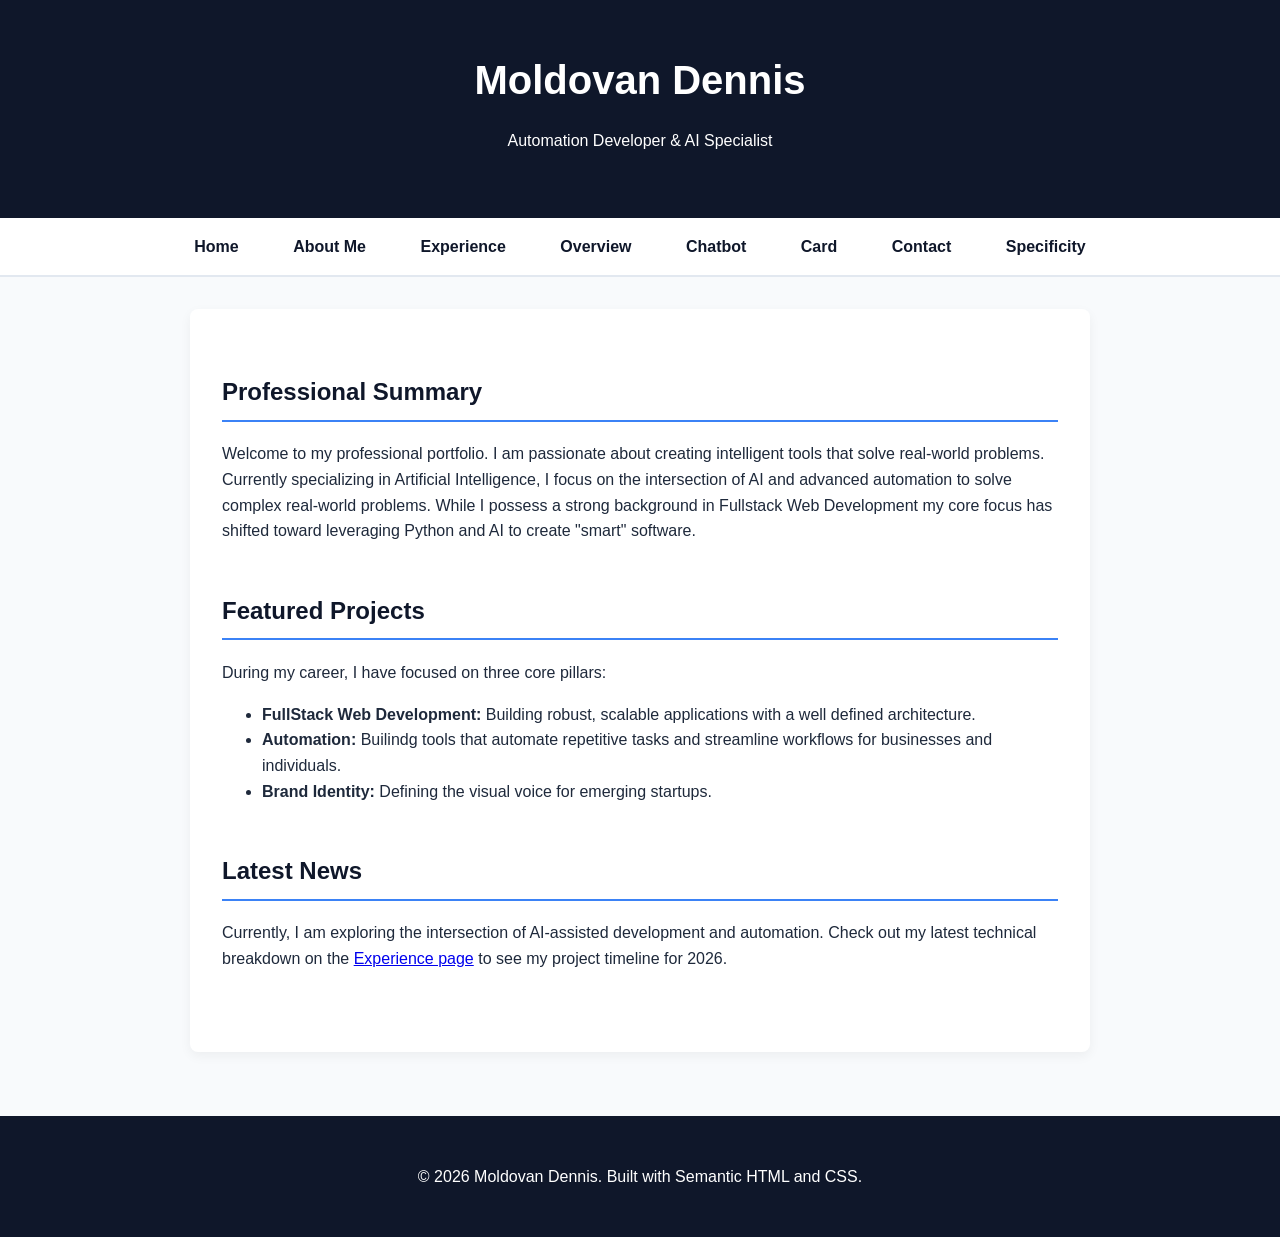
<file: index.html>
<!doctype html>
<html lang="en">
  <head>
    <meta charset="UTF-8" />
    <meta name="viewport" content="width=device-width, initial-scale=1.0" />
    <title>Personal Brand Portfolio | Home</title>
    <link rel="stylesheet" href="styles.css" />
  </head>
  <body>
    <a href="#main-content" class="skip-link">Skip to main content</a>

    <header>
      <h1>Moldovan Dennis</h1>
      <p>Automation Developer & AI Specialist</p>
    </header>

    <nav>
    <a href="index.html">Home</a>
    <a href="about.html">About Me</a>
    <a href="data.html">Experience</a>
    <a href="overview.html">Overview</a>
    <a href="chatbot.html">Chatbot</a>
    <a href="card.html">Card</a>
    <a href="contact.html">Contact</a>
    <a href="specificity.html">Specificity</a>
</nav>

    <main id="main-content">
      <section>
        <h2>Professional Summary</h2>
        <p>
          Welcome to my professional portfolio. I am passionate about creating
          intelligent tools that solve real-world problems. Currently
          specializing in Artificial Intelligence, I focus on the intersection
          of AI and advanced automation to solve complex real-world problems.
          While I possess a strong background in Fullstack Web Development my
          core focus has shifted toward leveraging Python and AI to create
          "smart" software.
        </p>
      </section>

      <section>
        <h2>Featured Projects</h2>
        <p>During my career, I have focused on three core pillars:</p>
        <ul>
          <li>
            <strong>FullStack Web Development:</strong> Building robust,
            scalable applications with a well defined architecture.
          </li>
          <li>
            <strong>Automation:</strong> Builindg tools that automate repetitive tasks and streamline workflows for businesses and individuals.
          </li>
          <li>
            <strong>Brand Identity:</strong> Defining the visual voice for
            emerging startups.
          </li>
        </ul>
      </section>

      <section>
        <h2>Latest News</h2>
        <p>
          Currently, I am exploring the intersection of AI-assisted development
          and automation. Check out my latest technical breakdown on the
          <a href="data.html">Experience page</a> to see my project timeline for
          2026.
        </p>
      </section>
    </main>

    <footer>
      <p>&copy; 2026 Moldovan Dennis. Built with Semantic HTML and CSS.</p>
    </footer>
  </body>
</html>
</file>
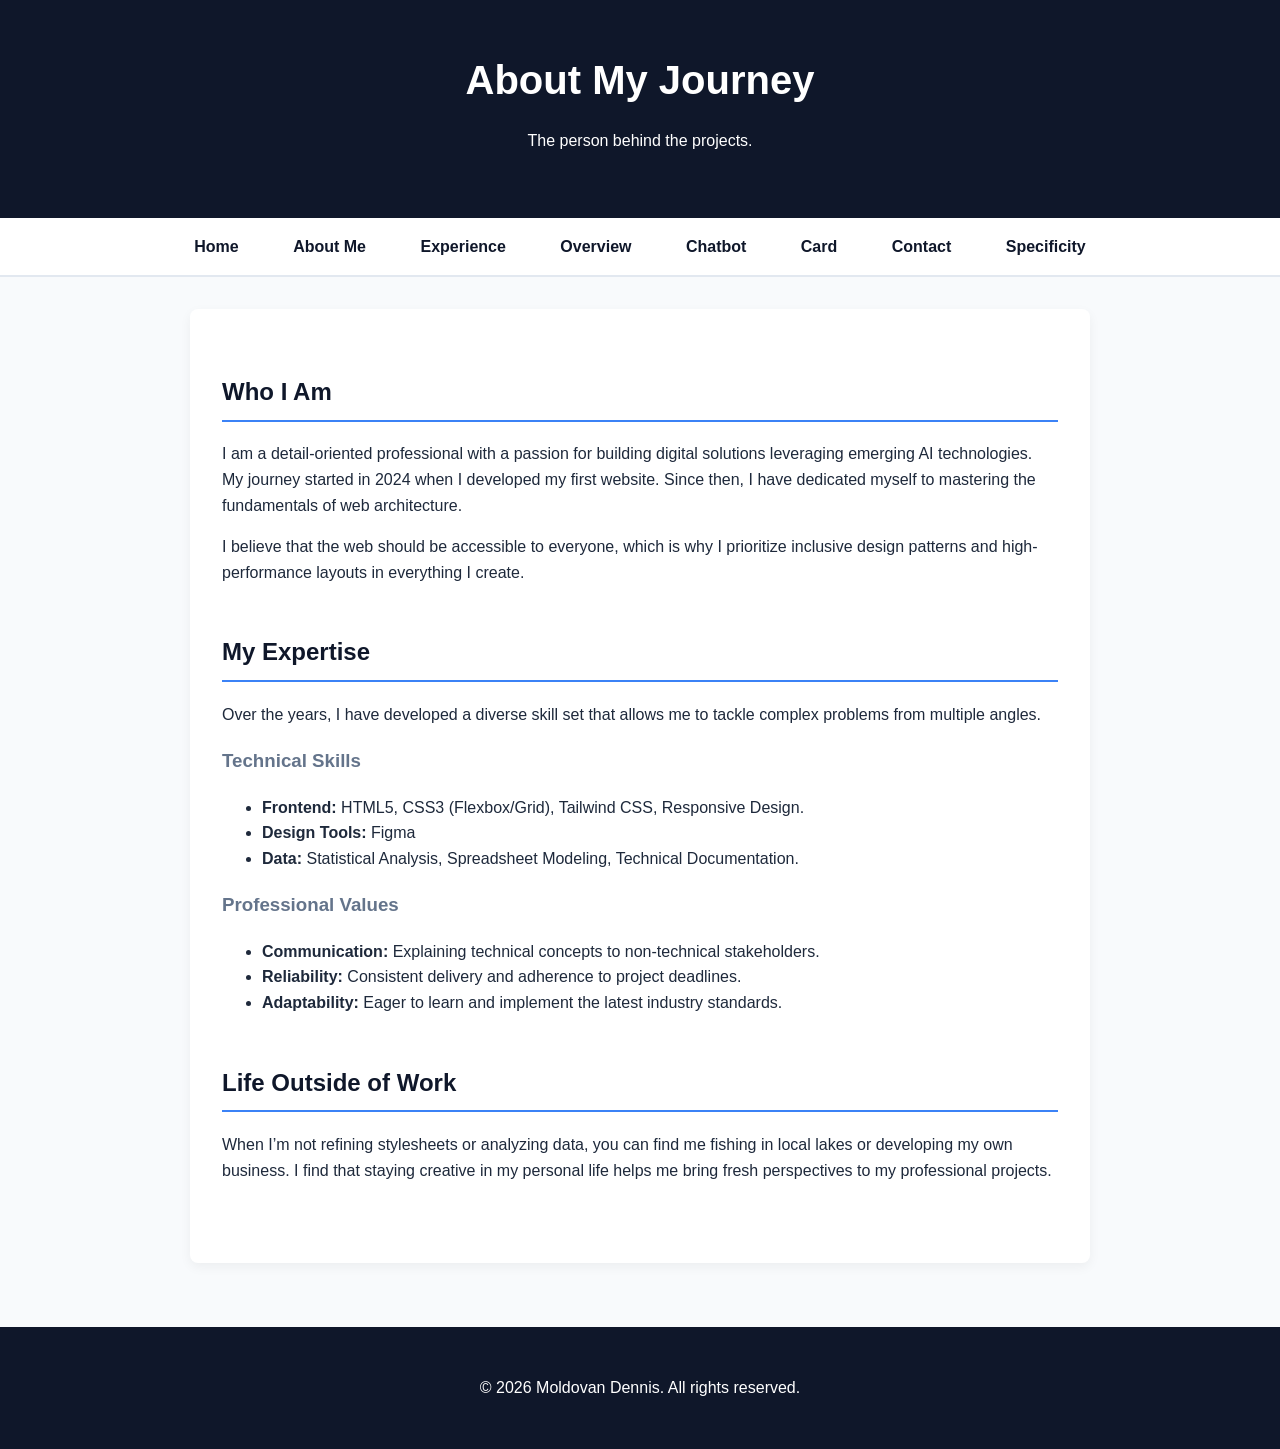
<file: about.html>
<!doctype html>
<html lang="en">
<head>
    <meta charset="UTF-8">
    <meta name="viewport" content="width=device-width, initial-scale=1.0">
    <title>About Me | Moldovan Dennis Portfolio</title>
    <link rel="stylesheet" href="styles.css">
</head>
<body>

    <a href="#main-content" class="skip-link">Skip to main content</a>

    <header>
        <h1>About My Journey</h1>
        <p>The person behind the projects.</p>
    </header>

    <nav>
    <a href="index.html">Home</a>
    <a href="about.html">About Me</a>
    <a href="data.html">Experience</a>
    <a href="overview.html">Overview</a>
    <a href="chatbot.html">Chatbot</a>
    <a href="card.html">Card</a>
    <a href="contact.html">Contact</a>
    <a href="specificity.html">Specificity</a>
</nav>

    <main id="main-content">
        <section>
            <h2>Who I Am</h2>
            <p>I am a detail-oriented professional with a passion for building digital solutions leveraging emerging AI technologies. My journey started in 2024 when I developed my first website. Since then, I have dedicated myself to mastering the fundamentals of web architecture.</p>
            <p>I believe that the web should be accessible to everyone, which is why I prioritize inclusive design patterns and high-performance layouts in everything I create.</p>
        </section>

        <section>
            <h2>My Expertise</h2>
            <p>Over the years, I have developed a diverse skill set that allows me to tackle complex problems from multiple angles.</p>
            
            <h3>Technical Skills</h3>
            <ul>
                <li><strong>Frontend:</strong> HTML5, CSS3 (Flexbox/Grid), Tailwind CSS, Responsive Design.</li>
                <li><strong>Design Tools:</strong> Figma</li>
                <li><strong>Data:</strong> Statistical Analysis, Spreadsheet Modeling, Technical Documentation.</li>
            </ul>

            <h3>Professional Values</h3>
            <ul>
                <li><strong>Communication:</strong> Explaining technical concepts to non-technical stakeholders.</li>
                <li><strong>Reliability:</strong> Consistent delivery and adherence to project deadlines.</li>
                <li><strong>Adaptability:</strong> Eager to learn and implement the latest industry standards.</li>
            </ul>
        </section>

        <section>
            <h2>Life Outside of Work</h2>
            <p>When I’m not refining stylesheets or analyzing data, you can find me fishing in local lakes or developing my own business. I find that staying creative in my personal life helps me bring fresh perspectives to my professional projects.</p>
        </section>
    </main>

    <footer>
        <p>&copy; 2026 Moldovan Dennis. All rights reserved.</p>
    </footer>

</body>
</html>
</file>
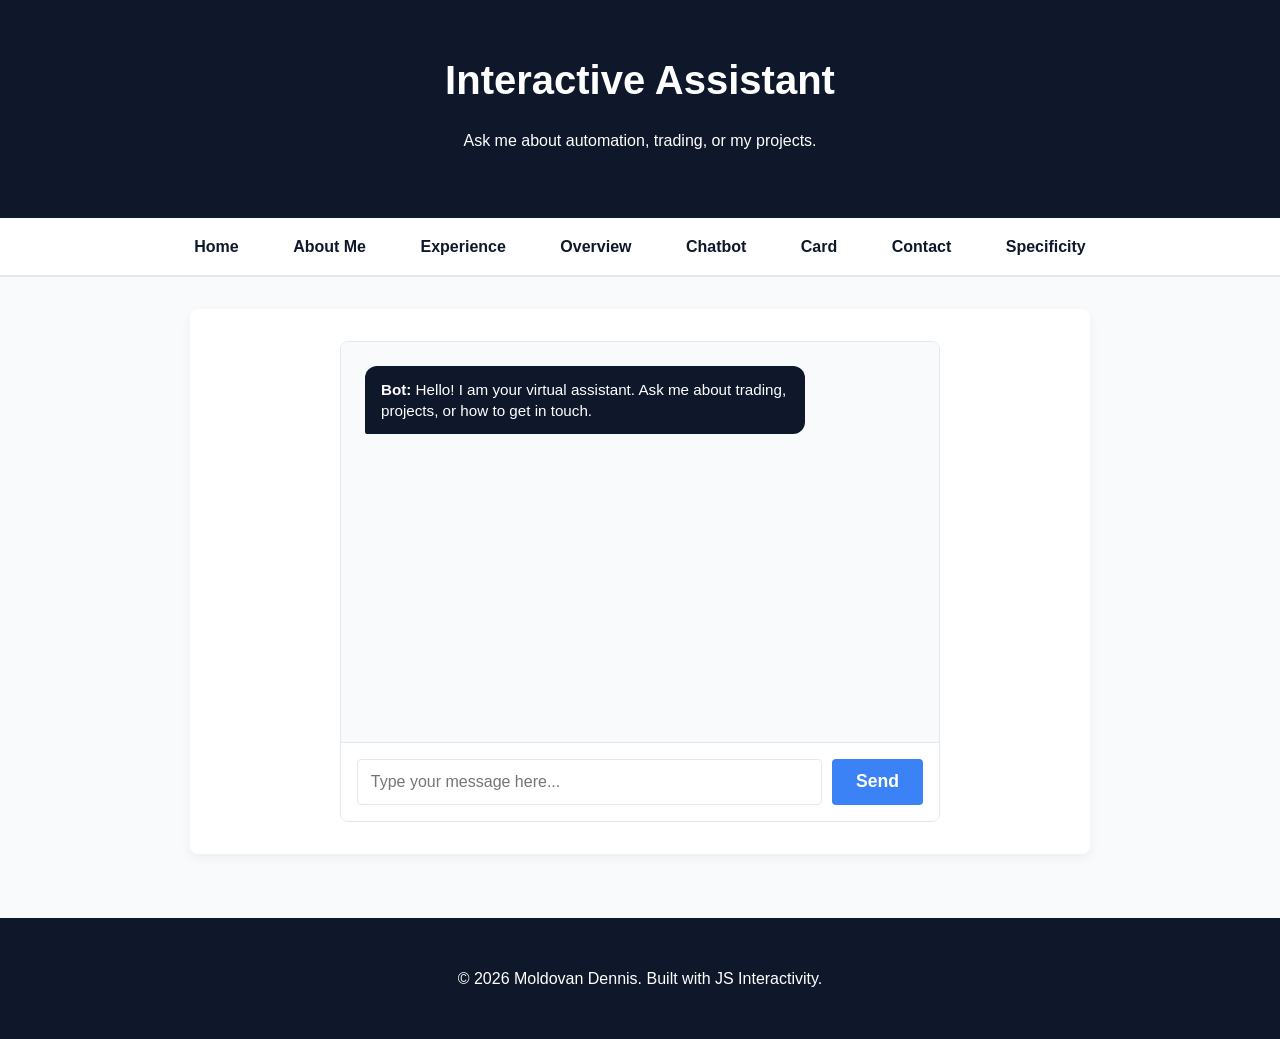
<file: chatbot.html>
<!doctype html>
<html lang="en">
<head>
    <meta charset="UTF-8">
    <meta name="viewport" content="width=device-width, initial-scale=1.0">
    <title>AI Assistant | Moldovan Dennis Portfolio</title>
    <link rel="stylesheet" href="styles.css">
    <link rel="stylesheet" href="chatbot.css">
</head>
<body>
    <a href="#main-content" class="skip-link">Skip to main content</a>

    <header>
        <h1>Interactive Assistant</h1>
        <p>Ask me about automation, trading, or my projects.</p>
    </header>

    <nav>
    <a href="index.html">Home</a>
    <a href="about.html">About Me</a>
    <a href="data.html">Experience</a>
    <a href="overview.html">Overview</a>
    <a href="chatbot.html">Chatbot</a>
    <a href="card.html">Card</a>
    <a href="contact.html">Contact</a>
    <a href="specificity.html">Specificity</a>
</nav>

    <main id="main-content">
        <section class="chat-container">
            <div id="chat-window">
                <div id="chat-messages">
                    <div class="message bot-msg">
                        <strong>Bot:</strong> Hello! I am your virtual assistant. Ask me about trading, projects, or how to get in touch.
                    </div>
                </div>
            </div>
            
            <form id="chat-form">
                <input type="text" id="user-input" placeholder="Type your message here..." required>
                <button type="submit">Send</button>
            </form>
        </section>
    </main>

    <footer>
        <p>&copy; 2026 Moldovan Dennis. Built with JS Interactivity.</p>
    </footer>

    <script src="chatbot.js"></script>
</body>
</html>
</file>
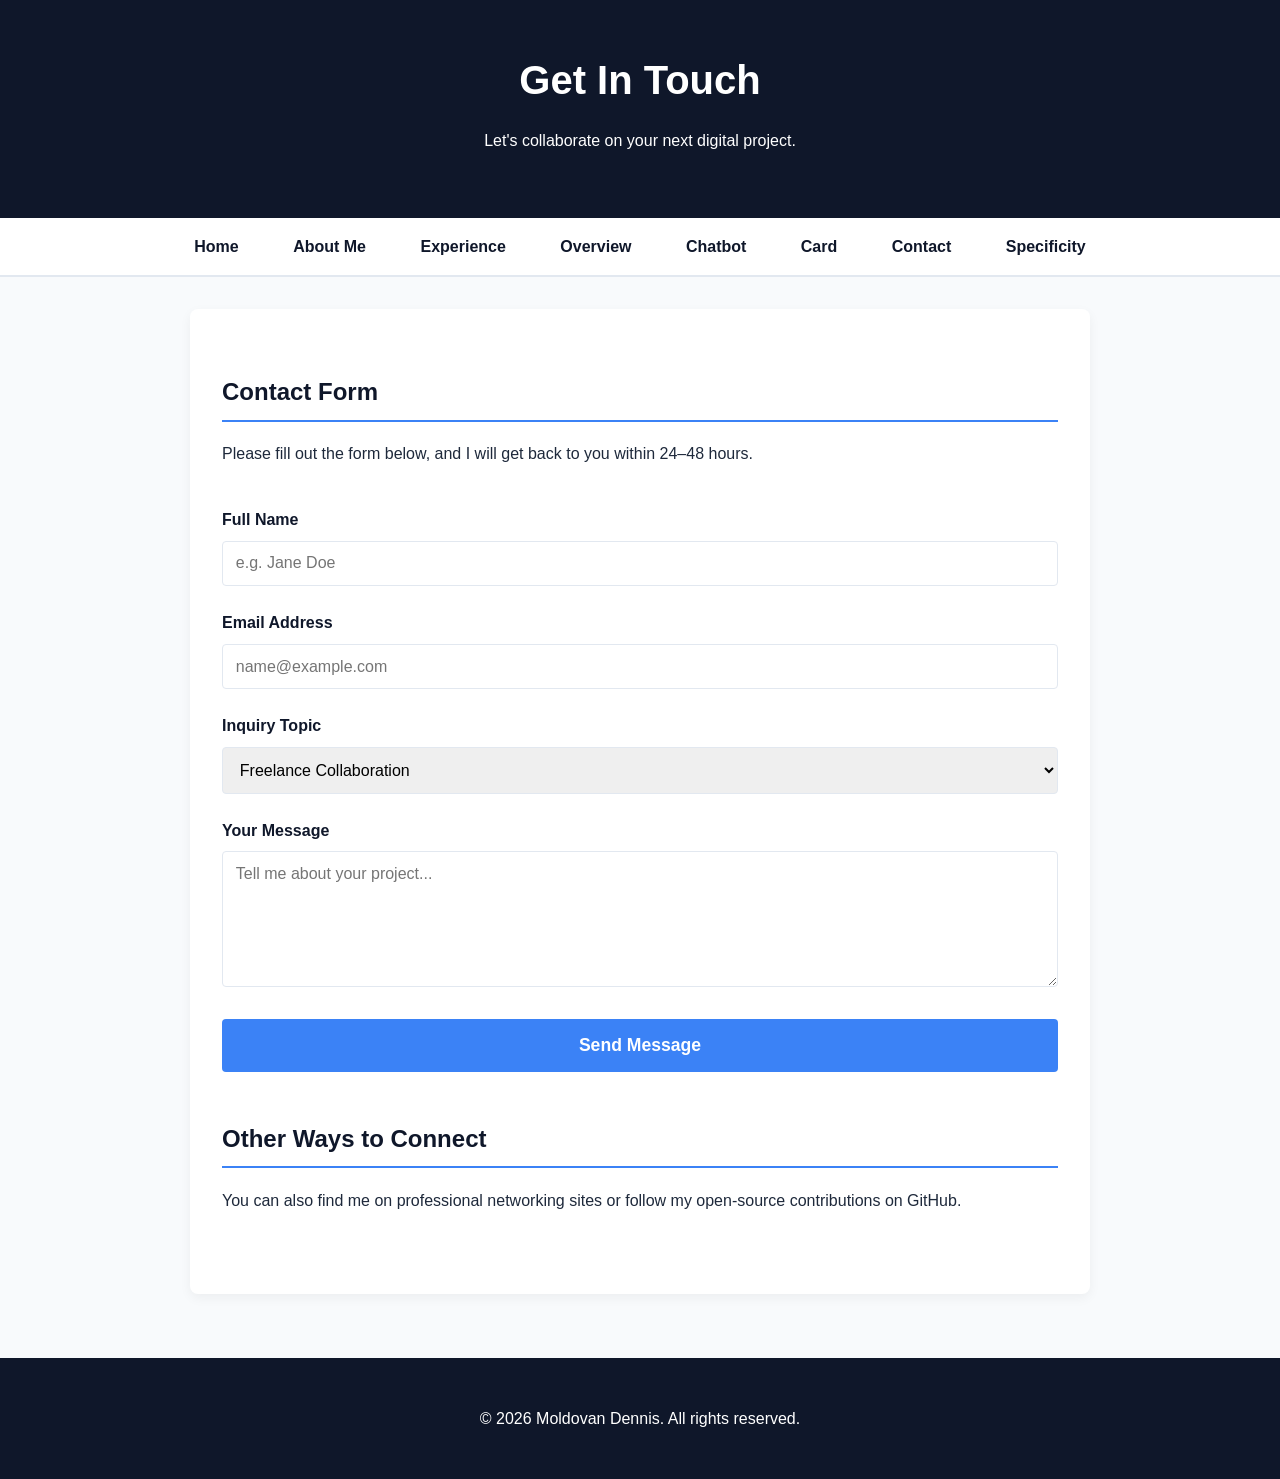
<file: contact.html>
<!doctype html>
<html lang="en">
<head>
    <meta charset="UTF-8">
    <meta name="viewport" content="width=device-width, initial-scale=1.0">
    <title>Contact Me | Moldovan Dennis Portfolio</title>
    <link rel="stylesheet" href="styles.css">
</head>
<body>

    <a href="#main-content" class="skip-link">Skip to main content</a>

    <header>
        <h1>Get In Touch</h1>
        <p>Let's collaborate on your next digital project.</p>
    </header>

    <nav>
    <a href="index.html">Home</a>
    <a href="about.html">About Me</a>
    <a href="data.html">Experience</a>
    <a href="overview.html">Overview</a>
    <a href="chatbot.html">Chatbot</a>
    <a href="card.html">Card</a>
    <a href="contact.html">Contact</a>
    <a href="specificity.html">Specificity</a>
</nav>

    <main id="main-content">
        <section>
            <h2>Contact Form</h2>
            <p>Please fill out the form below, and I will get back to you within 24–48 hours.</p>
            
            <form action="#" method="post">
                <label for="full-name">Full Name</label>
                <input type="text" id="full-name" name="full-name" placeholder="e.g. Jane Doe" required>

                <label for="email-address">Email Address</label>
                <input type="email" id="email-address" name="email-address" placeholder="name@example.com" required>

                <label for="topic">Inquiry Topic</label>
                <select id="topic" name="topic">
                    <option value="freelance">Freelance Collaboration</option>
                    <option value="recruitment">Job Opportunity</option>
                    <option value="speaking">Speaking Engagement</option>
                    <option value="other">General Question</option>
                </select>

                <label for="message">Your Message</label>
                <textarea id="message" name="message" rows="6" placeholder="Tell me about your project..." required></textarea>

                <button type="submit">Send Message</button>
            </form>
        </section>

        <section>
            <h2>Other Ways to Connect</h2>
            <p>You can also find me on professional networking sites or follow my open-source contributions on GitHub.</p>
        </section>
    </main>

    <footer>
        <p>&copy; 2026 Moldovan Dennis. All rights reserved.</p>
    </footer>

</body>
</html>
</file>
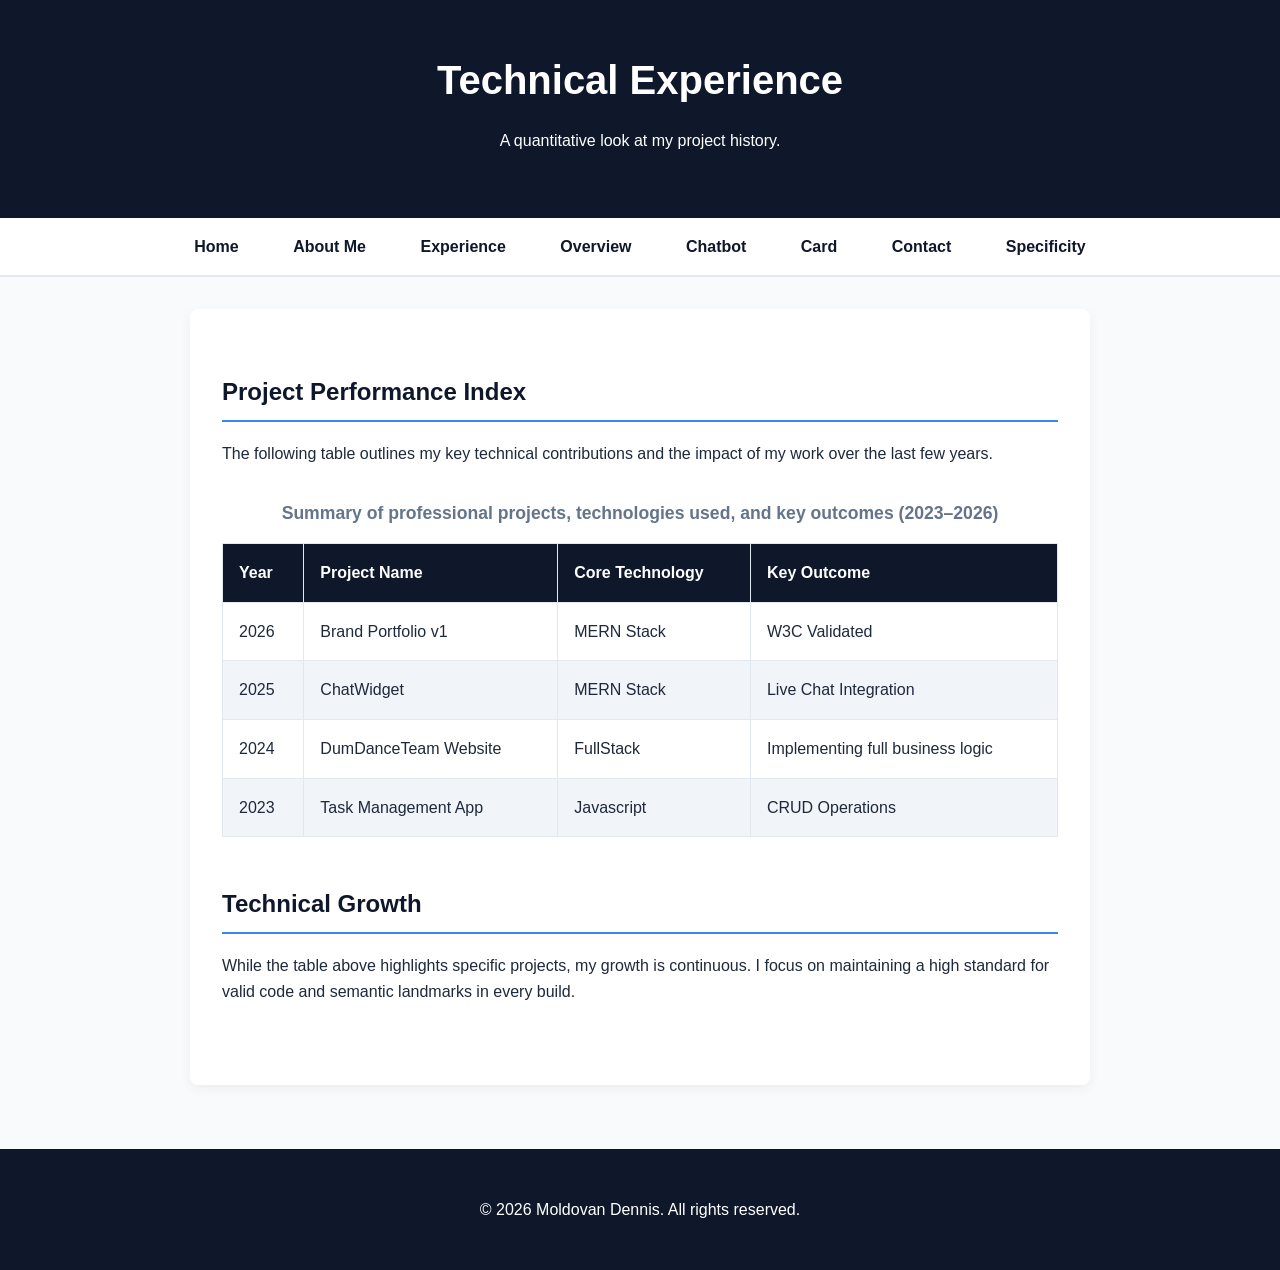
<file: data.html>
<!doctype html>
<html lang="en">
<head>
    <meta charset="UTF-8">
    <meta name="viewport" content="width=device-width, initial-scale=1.0">
    <title>Experience Data | Moldovan Dennis Portfolio</title>
    <link rel="stylesheet" href="styles.css">
</head>
<body>

    <a href="#main-content" class="skip-link">Skip to main content</a>

    <header>
        <h1>Technical Experience</h1>
        <p>A quantitative look at my project history.</p>
    </header>

   <nav>
    <a href="index.html">Home</a>
    <a href="about.html">About Me</a>
    <a href="data.html">Experience</a>
    <a href="overview.html">Overview</a>
    <a href="chatbot.html">Chatbot</a>
    <a href="card.html">Card</a>
    <a href="contact.html">Contact</a>
    <a href="specificity.html">Specificity</a>
</nav>

    <main id="main-content">
        <section>
            <h2>Project Performance Index</h2>
            <p>The following table outlines my key technical contributions and the impact of my work over the last few years.</p>
            
            <table>
                <caption>Summary of professional projects, technologies used, and key outcomes (2023–2026)</caption>
                <thead>
                    <tr>
                        <th>Year</th>
                        <th>Project Name</th>
                        <th>Core Technology</th>
                        <th>Key Outcome</th>
                    </tr>
                </thead>
                <tbody>
                    <tr>
                        <td>2026</td>
                        <td>Brand Portfolio v1</td>
                        <td>MERN Stack</td>
                        <td>W3C Validated</td>
                    </tr>
                    <tr>
                        <td>2025</td>
                        <td>ChatWidget</td>
                        <td>MERN Stack</td>
                        <td>Live Chat Integration</td>
                    </tr>
                    <tr>
                        <td>2024</td>
                        <td>DumDanceTeam Website</td>
                        <td>FullStack</td>
                        <td>Implementing full business logic</td>
                    </tr>
                    <tr>
                        <td>2023</td>
                        <td>Task Management App</td>
                        <td>Javascript</td>
                        <td>CRUD Operations</td>
                    </tr>
                </tbody>
            </table>
        </section>

        <section>
            <h2>Technical Growth</h2>
            <p>While the table above highlights specific projects, my growth is continuous. I focus on maintaining a high standard for valid code and semantic landmarks in every build.</p>
        </section>
    </main>

    <footer>
        <p>&copy; 2026 Moldovan Dennis. All rights reserved.</p>
    </footer>

</body>
</html>
</file>
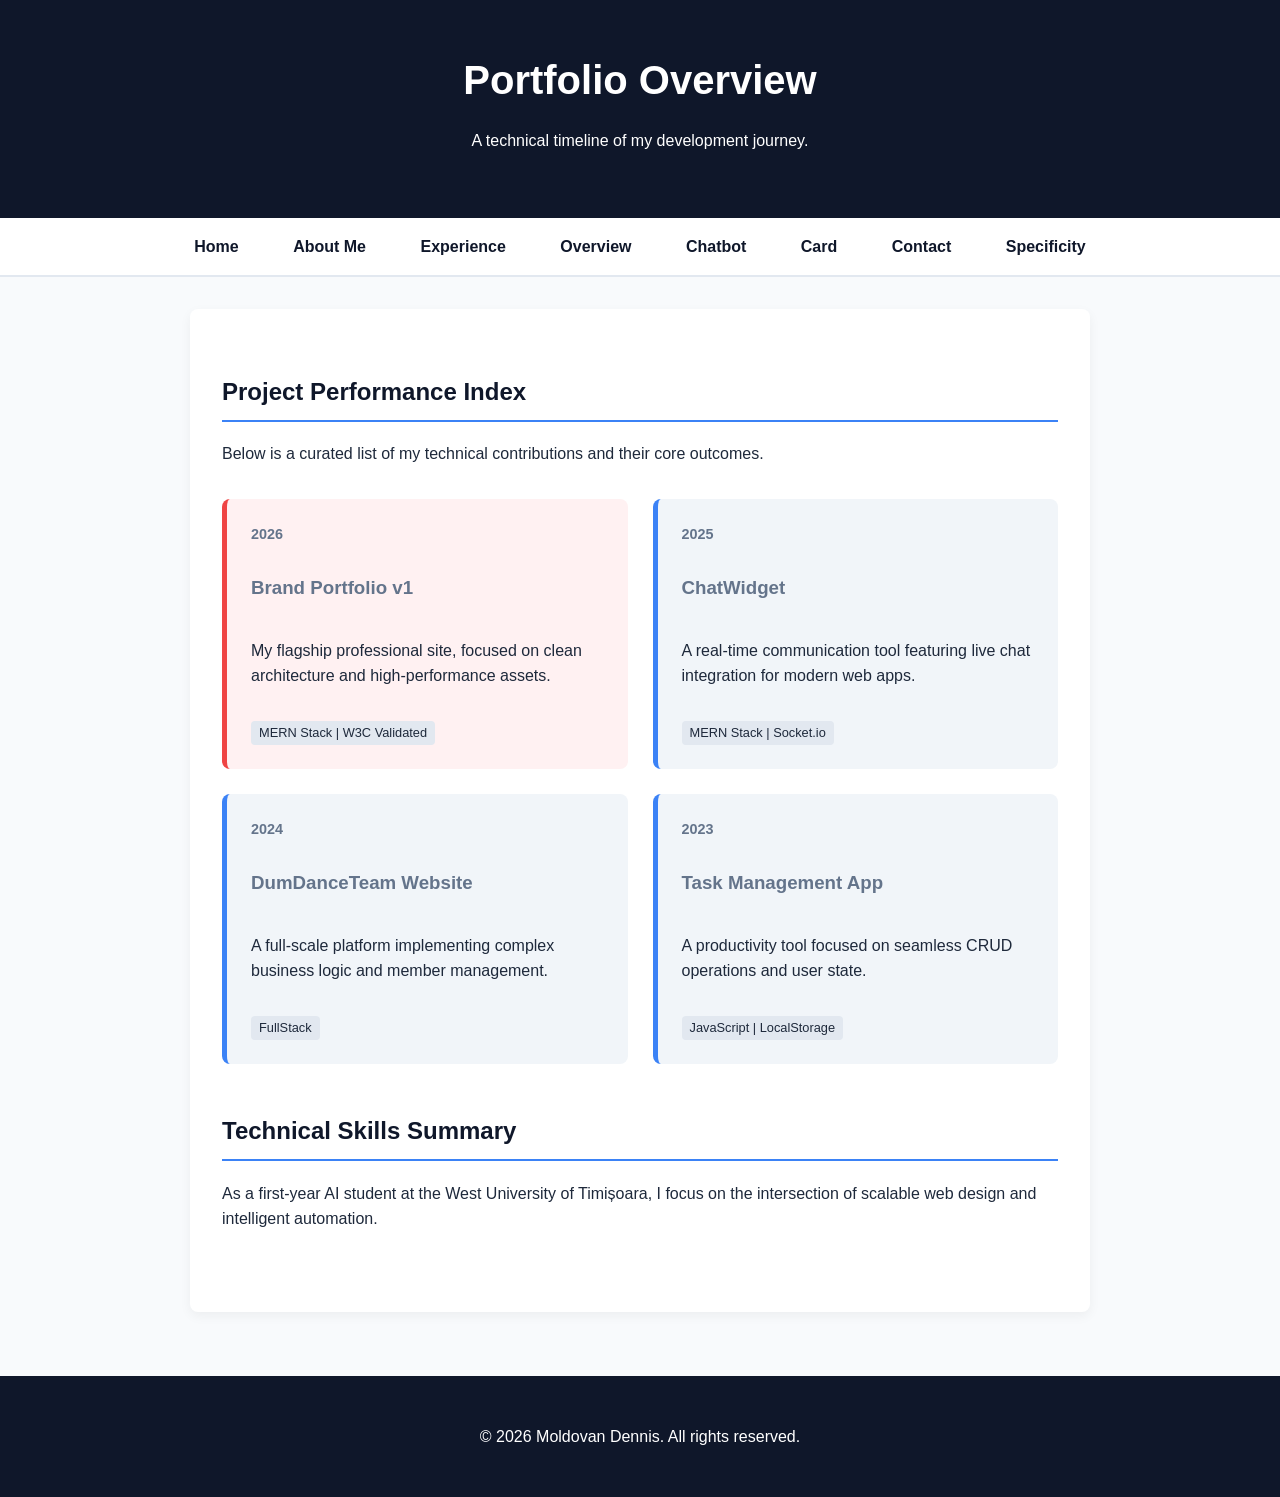
<file: overview.html>
<!DOCTYPE html>
<html lang="en">
<head>
    <meta charset="UTF-8">
    <meta name="viewport" content="width=device-width, initial-scale=1.0">
    <title>Project Overview | Moldovan Dennis</title>
    <link rel="stylesheet" href="styles.css">
    <style>
        .grid-layout {
            display: grid;
            grid-template-columns: repeat(2, 1fr);
            gap: 25px;
            margin-top: 2rem;
        }

        .card-box {
            display: flex;
            flex-direction: column;
            justify-content:空间-between;
            padding: 1.5rem;
            background: #f1f5f9;
            border-radius: 8px;
            border-left: 5px solid #3b82f6;
            transition: transform 0.2s ease;
        }

        .card-box:hover {
            transform: translateY(-5px);
            box-shadow: 0 4px 12px rgba(0,0,0,0.1);
        }

        .card-box.featured {
            border-left-color: #ef4444;
            background: #fff1f2;
        }

        .project-year {
            font-weight: bold;
            color: var(--secondary);
            font-size: 0.9rem;
            margin-bottom: 0.5rem;
        }

        .tech-stack {
            display: inline-block;
            margin-top: 1rem;
            font-size: 0.8rem;
            background: #e2e8f0;
            padding: 2px 8px;
            border-radius: 4px;
            width: fit-content;
        }

        @media (max-width: 768px) {
            .grid-layout {
                grid-template-columns: 1fr;
            }
        }
    </style>
</head>
<body>
    <a href="#main-content" class="skip-link">Skip to main content</a>

    <header>
        <h1>Portfolio Overview</h1>
        <p>A technical timeline of my development journey.</p>
    </header>

    <nav>
    <a href="index.html">Home</a>
    <a href="about.html">About Me</a>
    <a href="data.html">Experience</a>
    <a href="overview.html">Overview</a>
    <a href="chatbot.html">Chatbot</a>
    <a href="card.html">Card</a>
    <a href="contact.html">Contact</a>
    <a href="specificity.html">Specificity</a>
</nav>

    <main id="main-content">
        <section>
            <h2>Project Performance Index</h2>
            <p>Below is a curated list of my technical contributions and their core outcomes.</p>
            
            <div class="grid-layout">
                <div class="card-box featured">
                    <span class="project-year">2026</span>
                    <h3>Brand Portfolio v1</h3>
                    <p>My flagship professional site, focused on clean architecture and high-performance assets.</p>
                    <span class="tech-stack">MERN Stack | W3C Validated</span>
                </div>

                <div class="card-box">
                    <span class="project-year">2025</span>
                    <h3>ChatWidget</h3>
                    <p>A real-time communication tool featuring live chat integration for modern web apps.</p>
                    <span class="tech-stack">MERN Stack | Socket.io</span>
                </div>

                <div class="card-box">
                    <span class="project-year">2024</span>
                    <h3>DumDanceTeam Website</h3>
                    <p>A full-scale platform implementing complex business logic and member management.</p>
                    <span class="tech-stack">FullStack</span>
                </div>

                <div class="card-box">
                    <span class="project-year">2023</span>
                    <h3>Task Management App</h3>
                    <p>A productivity tool focused on seamless CRUD operations and user state.</p>
                    <span class="tech-stack">JavaScript | LocalStorage</span>
                </div>
            </div>
        </section>

        <section>
            <h2>Technical Skills Summary</h2>
            <p>As a first-year AI student at the West University of Timișoara, I focus on the intersection of scalable web design and intelligent automation.</p>
        </section>
    </main>

    <footer>
        <p>&copy; 2026 Moldovan Dennis. All rights reserved.</p>
    </footer>
</body>
</html>
</file>
<file: styles.css>
:root {
    --bg-body: #f8fafc;      
    --bg-card: #ffffff;        
    --primary: #0f172a;        
    --accent: #3b82f6;         
    --secondary: #64748b;      
    --text-main: #1e293b;      
    --border: #e2e8f0;
}

* {
    box-sizing: border-box; 
}

body {
    font-family: 'Segoe UI', Roboto, Helvetica, Arial, sans-serif;
    line-height: 1.6;
    margin: 0;
    padding: 0;
    background-color: var(--bg-body);
    color: var(--text-main);
}


.skip-link {
    position: absolute;
    top: -100px;
    left: 0;
    background: var(--accent);
    color: white;
    padding: 1rem;
    z-index: 1000;
    text-decoration: none;
}

.skip-link:focus {
    top: 0;
}

header {
    background-color: var(--primary);
    color: white;
    padding: 3rem 1rem;
    text-align: center;
}

nav {
    background-color: var(--bg-card);
    border-bottom: 2px solid var(--border);
    padding: 1rem;
    text-align: center;
    position: sticky;
    top: 0;
    z-index: 900;
}

nav a {
    color: var(--primary);
    text-decoration: none;
    font-weight: 600;
    margin: 0 15px;
    padding: 5px 10px;
    transition: color 0.3s ease;
}

nav a:hover {
    color: var(--accent);
}

footer {
    background-color: var(--primary);
    color: white;
    text-align: center;
    padding: 2rem 1rem;
    margin-top: 4rem;
}

main {
    max-width: 900px;
    margin: 2rem auto;
    padding: 2rem;
    background: var(--bg-card);
    border-radius: 8px;
    box-shadow: 0 4px 12px rgba(0, 0, 0, 0.05);
}

h1 {
    margin: 0;
    font-size: 2.5rem;
}

h2 {
    color: var(--primary);
    border-bottom: 2px solid var(--accent);
    padding-bottom: 0.5rem;
    margin-top: 2rem;
}

h3 {
    color: var(--secondary);
}

table {
    width: 100%;
    border-collapse: collapse;
    margin: 2rem 0;
}

caption {
    font-weight: bold;
    margin-bottom: 1rem;
    color: var(--secondary);
    font-size: 1.1rem;
}

th, td {
    padding: 1rem;
    border: 1px solid var(--border);
    text-align: left;
}

th {
    background-color: var(--primary);
    color: white;
}

tr:nth-child(even) {
    background-color: #f1f5f9;
}

form {
    display: flex;
    flex-direction: column;
}

label {
    margin-top: 1.5rem;
    font-weight: 700;
    color: var(--primary);
}

input, select, textarea {
    width: 100%;
    padding: 0.8rem;
    margin-top: 0.5rem;
    border: 1px solid var(--border);
    border-radius: 4px;
    font-size: 1rem;
    font-family: inherit;
}

input:focus, textarea:focus, select:focus {
    outline: 2px solid var(--accent);
    border-color: transparent;
}

button[type="submit"] {
    margin-top: 2rem;
    background-color: var(--accent);
    color: white;
    padding: 1rem;
    border: none;
    border-radius: 4px;
    font-weight: bold;
    font-size: 1.1rem;
    cursor: pointer;
    transition: background 0.3s ease;
}

button[type="submit"]:hover {
    background-color: var(--primary);
}

section {
    margin-bottom: 3rem;
}

p {
    margin-bottom: 1rem;
}
</file>
<file: chatbot.css>
.chat-container {
    max-width: 600px;
    margin: 0 auto;
    border: 1px solid var(--border);
    border-radius: 8px;
    overflow: hidden;
    display: flex;
    flex-direction: column;
    background: var(--bg-card);
}

#chat-window {
    height: 400px;
    overflow-y: auto;
    padding: 1.5rem;
    background: #f8fafc;
    display: flex;
    flex-direction: column;
}

#chat-messages {
    display: flex;
    flex-direction: column;
    gap: 1rem;
}

.message {
    padding: 0.8rem 1rem;
    border-radius: 12px;
    max-width: 80%;
    font-size: 0.95rem;
    line-height: 1.4;
}

.bot-msg {
    align-self: flex-start;
    background-color: var(--primary);
    color: white;
    border-bottom-left-radius: 2px;
}

.user-msg {
    align-self: flex-end;
    background-color: var(--accent);
    color: white;
    border-bottom-right-radius: 2px;
}

#chat-form {
    display: flex;
    padding: 1rem;
    background: white;
    border-top: 1px solid var(--border);
    flex-direction: row; 
    gap: 10px;
}

#chat-form input {
    margin-top: 0;
    flex-grow: 1;
}

#chat-form button {
    margin-top: 0;
    padding: 0.5rem 1.5rem;
    width: auto;
}
</file>
